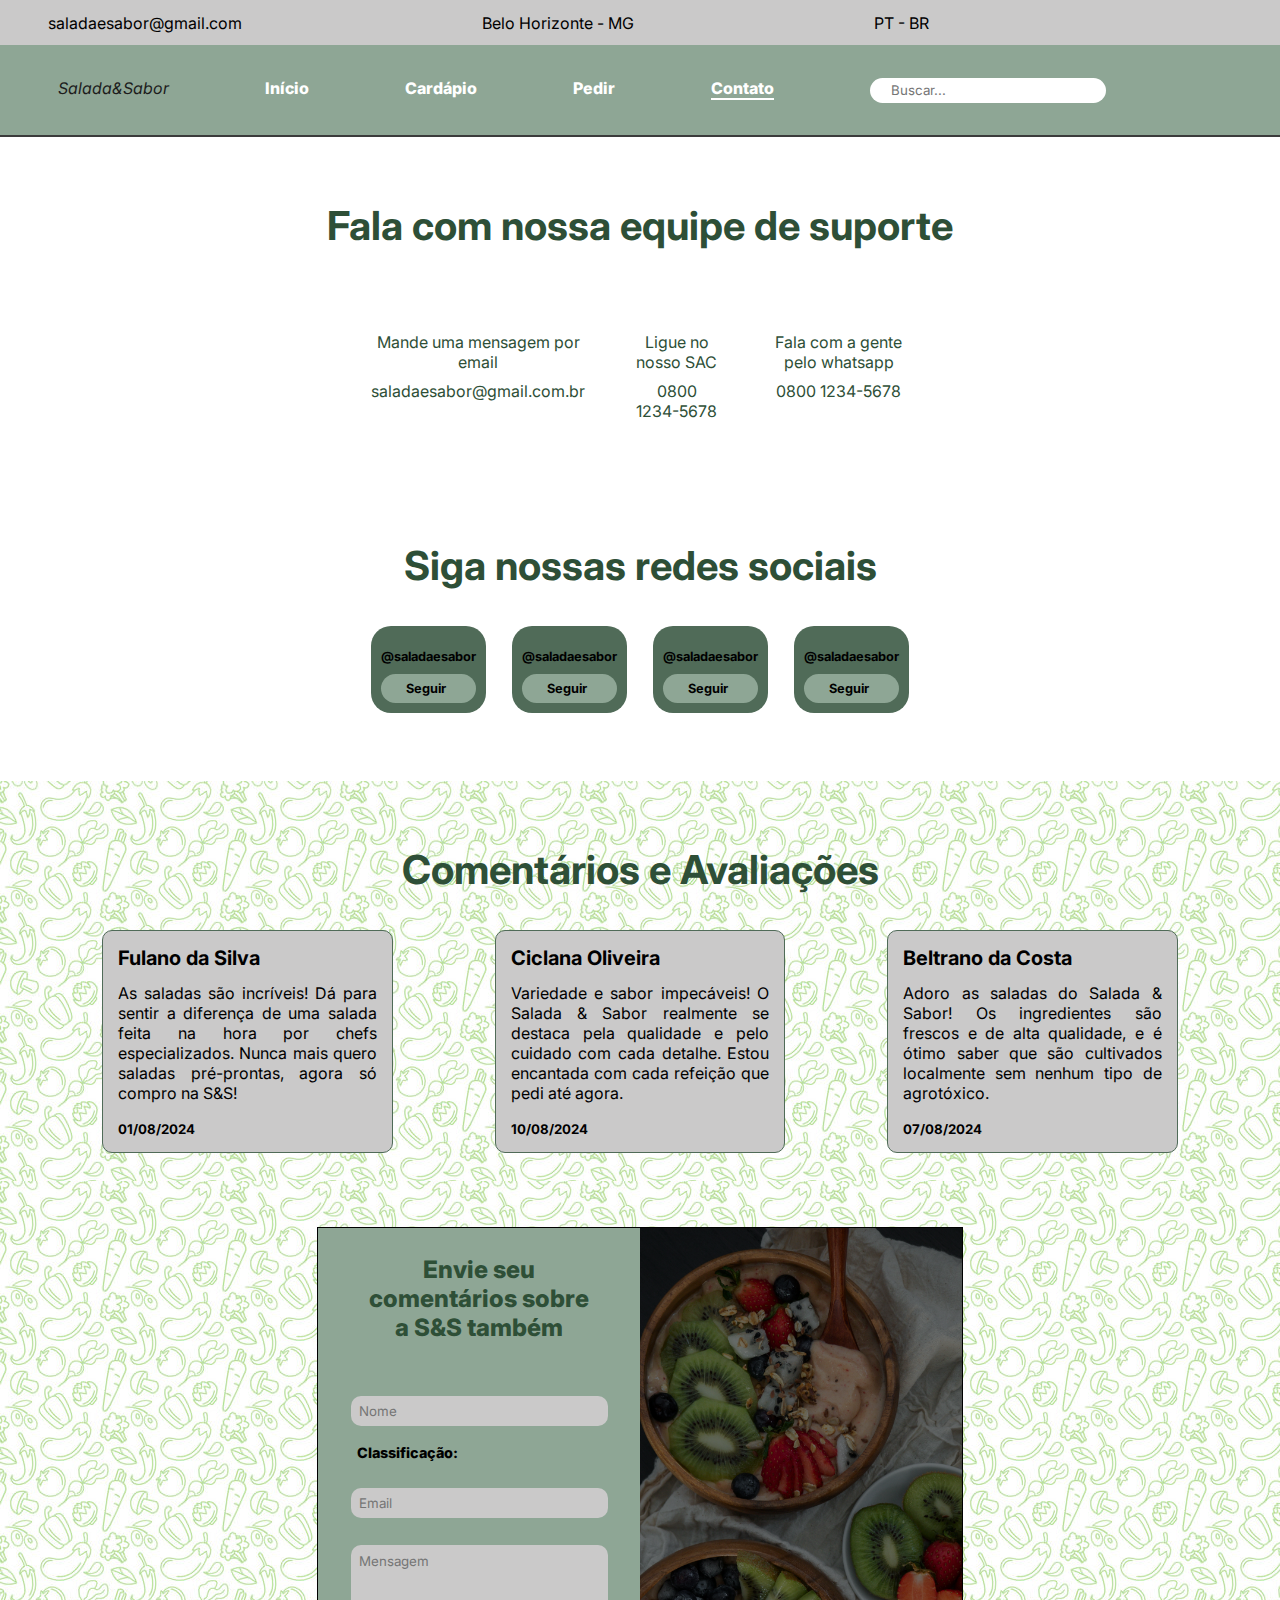
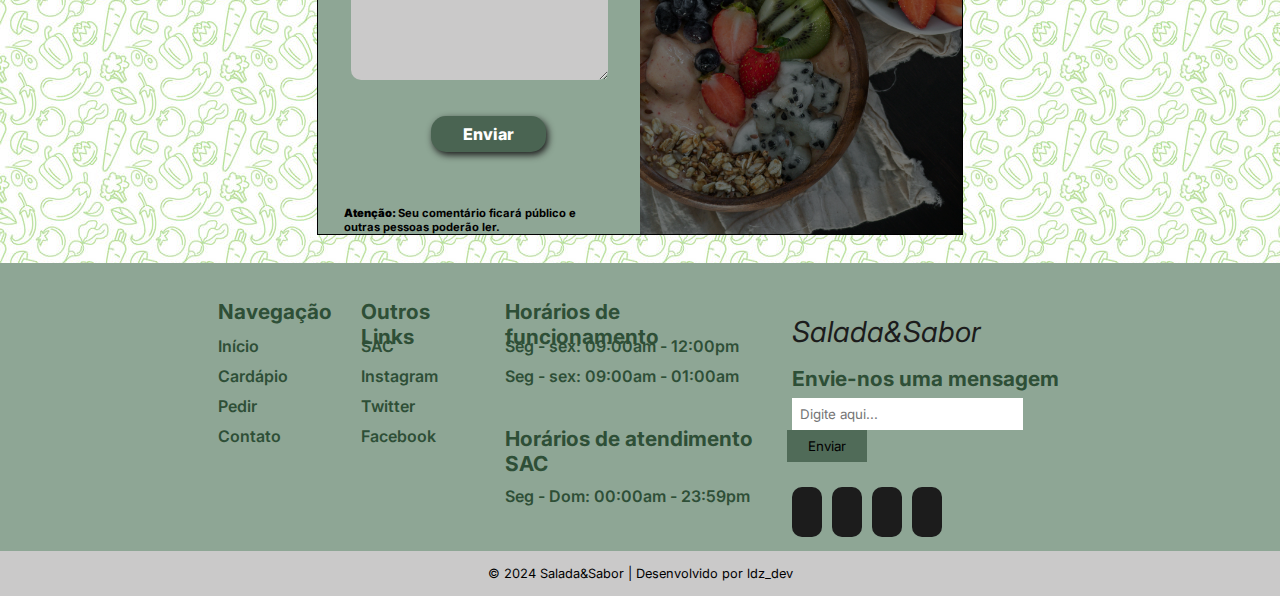
<file: contato.html>
<!DOCTYPE html>
<html lang="PT - br">
<head>
    <meta charset="UTF-8">
    <meta name="viewport" content="width=device-width, initial-scale=1.0">
    <link rel="preconnect" href="https://fonts.googleapis.com">
    <link rel="preconnect" href="https://fonts.gstatic.com" crossorigin>
    <link href="https://fonts.googleapis.com/css2?family=Inter:ital,opsz,wght@0,14..32,100..900;1,14..32,100..900&display=swap" rel="stylesheet">
    <link rel="stylesheet" href="https://cdnjs.cloudflare.com/ajax/libs/font-awesome/6.6.0/css/all.min.css" integrity="sha512-Kc323vGBEqzTmouAECnVceyQqyqdsSiqLQISBL29aUW4U/M7pSPA/gEUZQqv1cwx4OnYxTxve5UMg5GT6L4JJg==" crossorigin="anonymous" referrerpolicy="no-referrer" />
    <link rel="stylesheet" href="contato.css">
    <title>Cadastro | Salada & Sabor</title>
</head>
<body>
    <header>
        <div id="topo_geral">
            <ul>
                <li>saladaesabor@gmail.com</li>
                <li>Belo Horizonte - MG</li>
                <li><i class="fa-solid fa-language"></i> PT - BR</li>
                <li id="social_media_topo_geral">
                    <a href=""><i class="fa-brands fa-facebook"></i></a>
                    <a href=""><i class="fa-brands fa-instagram"></i></a>
                    <a href=""><i class="fa-brands fa-twitter"></i></a>
                    <a href=""><i class="fa-brands fa-snapchat"></i></a>
                </li>
            </ul>
        </div>
       
        <div id="header_nav">
           <ul>
                <li id="logo"><i class="fa-brands fa-envira">Salada&Sabor</i></li>
                <li><a href="index.html">Início</a></li>
                <li><a href="cardapio.html">Cardápio</a></li>
                <li><a href="pedido.html">Pedir</a></li>
                <li id="active_nav"><a href="">Contato</a></li>
                <li><input type="text" placeholder="Buscar..."></li>
                <li class="icons_nav">
                    <a href="login.html"><i class="fa-solid fa-circle-user"></i></a><a href="pedido.html"><i class="fa-solid fa-cart-shopping"></i></a>
                </li>
            </ul>
        </div>

        <div id="traco_preto"></div>
    </header>

    <main>
        <section id="mensagem_suporte">
            <h1>Fala com nossa equipe de suporte</h1>
            <section id="display_mensagem_suporte">
            <div>
                <h2><i class="fa-solid fa-envelope"></i></i></h2>
                <p>Mande uma mensagem por email</p>
                <p>saladaesabor@gmail.com.br</p>
            </div>
            <div>
                <h2><i class="fa-solid fa-phone"></i></h2>
                <p>Ligue no nosso SAC</p>
                <p>0800 1234-5678</p>
            </div>
            <div>
                <h2><i class="fa-brands fa-whatsapp"></i></h2>
                <p>Fala com a gente pelo whatsapp</p>
                <p>0800 1234-5678</p>
            </div>
            </section>
        </section>
        <section>
            <h1>Siga nossas redes sociais</h1>
            <div id="Siga_nos">
                <div class="flex_siga_nos">
                    <h5><i class="fa-brands fa-facebook"></i></h5>
                    <h4>@saladaesabor</h4>
                    <a href="">Seguir <i class="fa-solid fa-arrow-right"></i></a>
                </div>
                <div class="flex_siga_nos">
                    <h5><i class="fa-brands fa-instagram"></i></h5>
                    <h4>@saladaesabor</h4>
                    <a href="">Seguir <i class="fa-solid fa-arrow-right"></i></a>
                </div>
                <div class="flex_siga_nos">
                    <h5><i class="fa-brands fa-twitter"></i></h5>
                    <h4>@saladaesabor</h4>
                    <a href="">Seguir <i class="fa-solid fa-arrow-right"></i></a>
                </div>
                <div class="flex_siga_nos">
                    <h5><i class="fa-brands fa-snapchat"></i></h5>
                    <h4>@saladaesabor</h4>
                    <a href="">Seguir <i class="fa-solid fa-arrow-right"></i></a>
                </div>
            </div>
        </section>
        
        <section class="img_fundoComentario">
            <h1>Comentários e Avaliações</h1>
            <div id="comentarios">
                <div>
                    <h3>Fulano da Silva</h3>
                    <h4><i class="fa-solid fa-star"></i><i class="fa-solid fa-star"></i><i class="fa-solid fa-star"></i><i class="fa-solid fa-star"></i><i class="fa-solid fa-star"></i></h4>
                    <p>As saladas são incríveis! Dá para sentir a diferença de uma salada feita na hora por chefs especializados. Nunca mais quero saladas pré-prontas, agora só compro na S&S!</p>
                    <h5><i class="fa-regular fa-clock"></i> 01/08/2024 <span><i class="fa-regular fa-thumbs-up"></i><i class="fa-regular fa-thumbs-down"></i></span></h5>
                </div>
                <div>
                    <h3>Ciclana Oliveira</h3>
                    <h4><i class="fa-solid fa-star"></i><i class="fa-solid fa-star"></i><i class="fa-solid fa-star"></i><i class="fa-solid fa-star"></i><i class="fa-solid fa-star"></i></h4>
                    <p>Variedade e sabor impecáveis! O Salada & Sabor realmente se destaca pela qualidade e pelo cuidado com cada detalhe. Estou encantada com cada refeição que pedi até agora.</p>
                    <h5><i class="fa-regular fa-clock"></i> 10/08/2024 <span><i class="fa-regular fa-thumbs-up"></i><i class="fa-regular fa-thumbs-down"></i></span></h5>
                </div>
                <div>
                    <h3>Beltrano da Costa</h3>
                    <h4><i class="fa-solid fa-star"></i><i class="fa-solid fa-star"></i><i class="fa-solid fa-star"></i><i class="fa-solid fa-star"></i><i class="fa-solid fa-star"></i></h4>
                    <p>Adoro as saladas do Salada & Sabor! Os ingredientes são frescos e de alta qualidade, e é ótimo saber que são cultivados localmente sem nenhum tipo de agrotóxico.</p>
                    <h5><i class="fa-regular fa-clock"></i> 07/08/2024 <span><i class="fa-regular fa-thumbs-up"></i><i class="fa-regular fa-thumbs-down"></i></span></h5>
                </div>
            </div>
        </section>
        <section class="img_fundoComentario">
            <div id="grid_comentários">
                <div id="form_comentario">
                    <h2>Envie seu comentários sobre a S&S também</h2>
                    <form action="">
                        <input type="text" placeholder="Nome"><br>
                        
                        <h3><p>Classificação:</p><i class="fa-regular fa-star"></i><i class="fa-regular fa-star"></i><i class="fa-regular fa-star"></i><i class="fa-regular fa-star"></i><i class="fa-regular fa-star"></i></h3>
                        <input type="text" placeholder="Email"><br>
                        <textarea name="" id="input_maior" placeholder="Mensagem"></textarea>
                        <button id="comentario_button">Enviar</button>
                    </form>
                    <h5><span><i class="fa-solid fa-circle-exclamation"></i>  Atenção: </span> Seu comentário ficará público e outras pessoas poderão ler.</h5>
                </div>
                <div><img src="vicky-ng-3Bi1n4dKMUo-unsplash.jpg" alt=""></div>
            </div>
        </section>
    </main>

    <footer>
        <div id="grid_rodape">
            <div class="titulos_rodape">Navegação</div>
            <div class="titulos_rodape">Outros Links</div>
            <div class="titulos_rodape">Horários de funcionamento</div>
            <div id="logo2"><i class="fa-brands fa-envira">Salada&Sabor</i></div>
            <div class="Rodape_navegacao">
                <a href="">Início</a>
                <a href="">Cardápio</a>
                <a href="">Pedir</a>
                <a href="">Contato</a>
            </div>
            <div class="Rodape_navegacao">
                <a href="">SAC</a>
                <a href="">Instagram</a>
                <a href="">Twitter</a>
                <a href="">Facebook</a>
            </div>
            <div class="rodape_horarios">
                <p>Seg - sex: 09:00am - 12:00pm</p>
                <p>Seg - sex: 09:00am - 01:00am</p>
                <div class="titulos_rodape2">Horários de atendimento SAC</div>
                <p>Seg - Dom: 00:00am - 23:59pm</p>
            </div>
            <div>
                <div class="titulos_rodape2">Envie-nos uma mensagem</div>
                <div id="rodape_mensagem">
                    <input type="text" placeholder="Digite aqui...">
                    <input id="btn_mnsg" type="button" value="Enviar">
                </div>
                <div id="social_media_rodape">
                    <a href=""><i class="fa-brands fa-facebook"></i></a>
                    <a href=""><i class="fa-brands fa-instagram"></i></a>
                    <a href=""><i class="fa-brands fa-twitter"></i></a>
                    <a href=""><i class="fa-brands fa-snapchat"></i></a>
                </div>
            </div>
        </div>
    </footer>
    <div id="fim">© 2024 Salada&Sabor | Desenvolvido por ldz_dev</div>
</body>
</html>
</file>
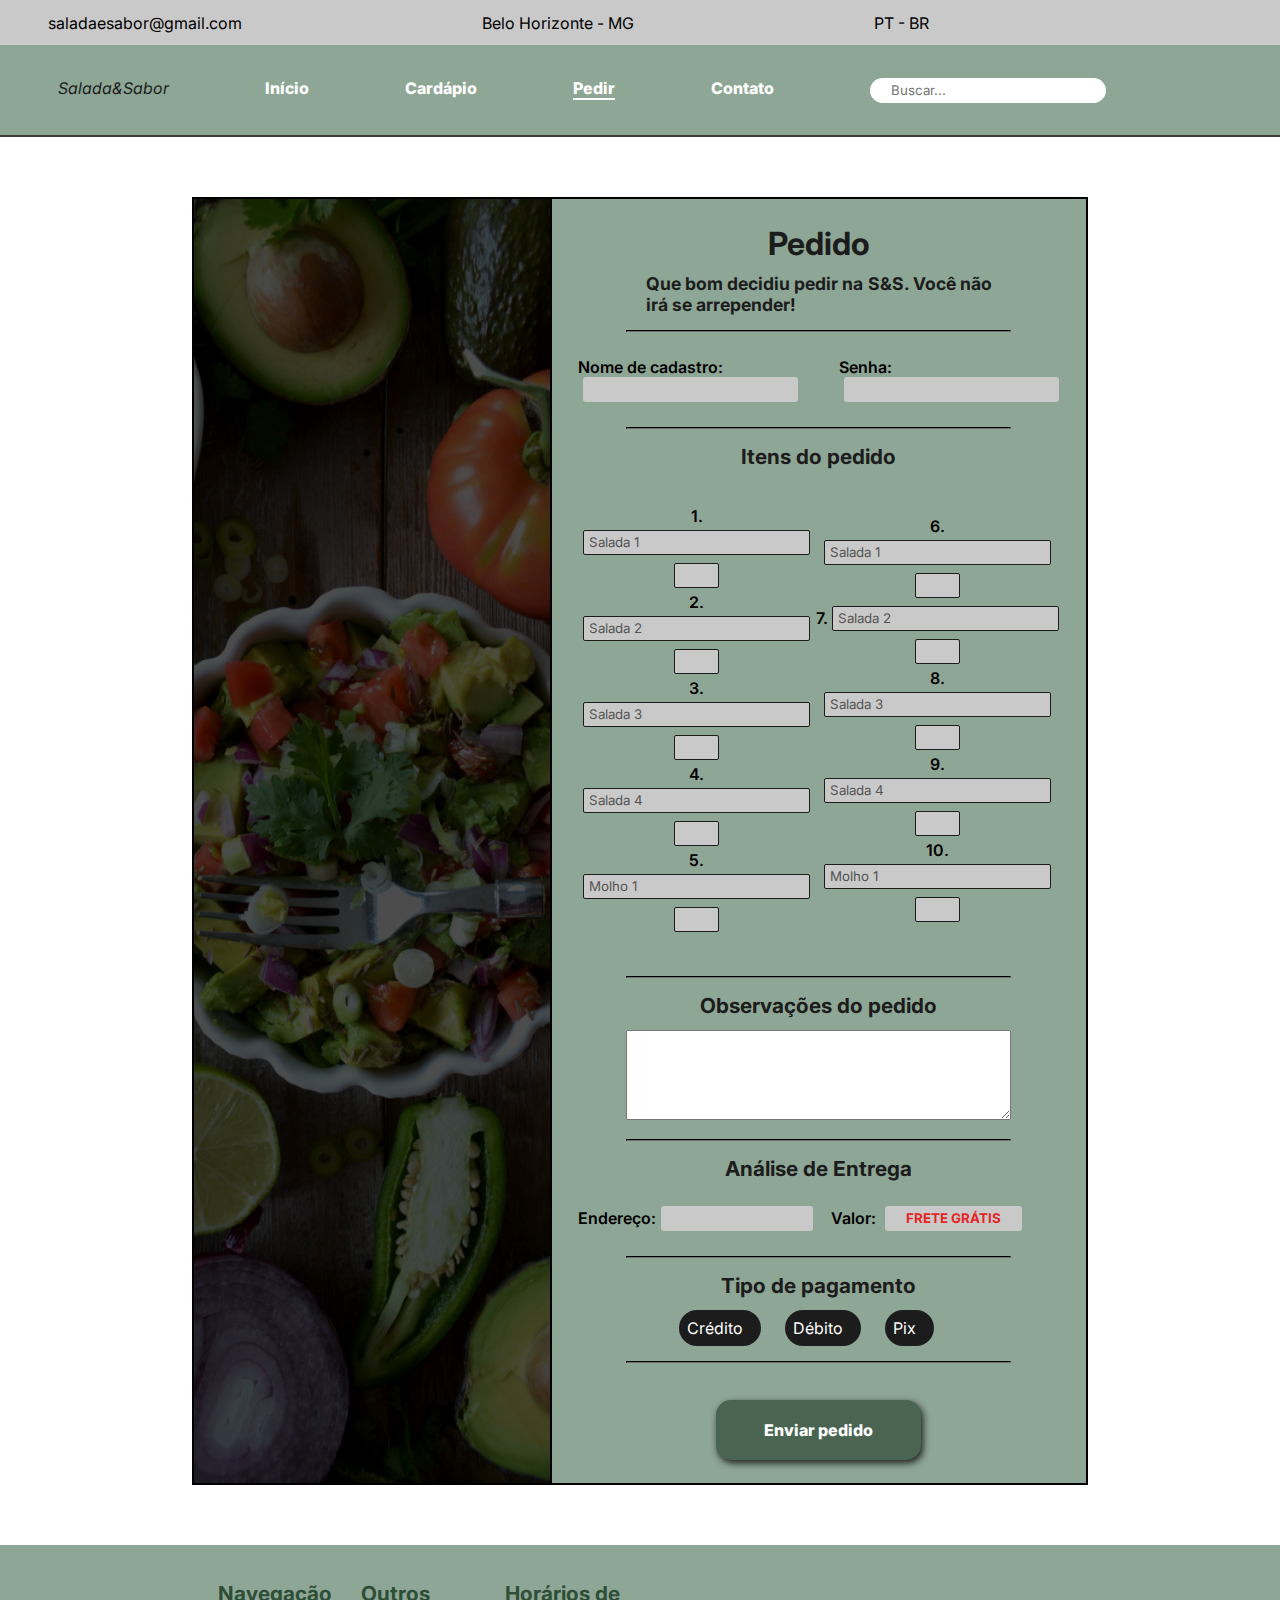
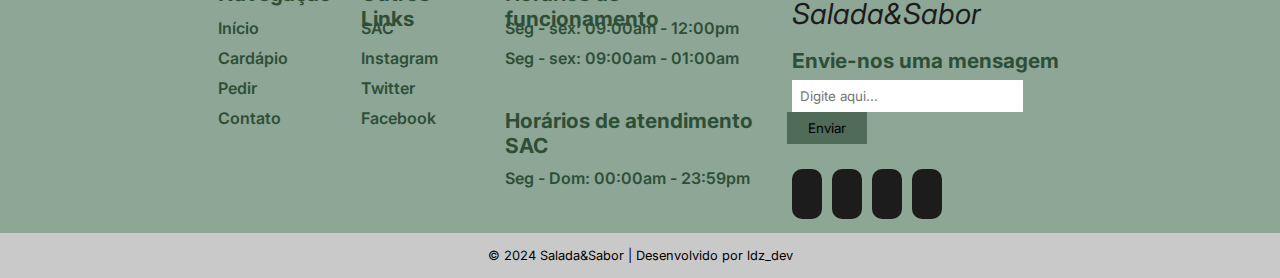
<file: pedido.html>
<!DOCTYPE html>
<html lang="PT - br">
<head>
    <meta charset="UTF-8">
    <meta name="viewport" content="width=device-width, initial-scale=1.0">
    <link rel="preconnect" href="https://fonts.googleapis.com">
    <link rel="preconnect" href="https://fonts.gstatic.com" crossorigin>
    <link href="https://fonts.googleapis.com/css2?family=Inter:ital,opsz,wght@0,14..32,100..900;1,14..32,100..900&display=swap" rel="stylesheet">
    <link rel="stylesheet" href="https://cdnjs.cloudflare.com/ajax/libs/font-awesome/6.6.0/css/all.min.css" integrity="sha512-Kc323vGBEqzTmouAECnVceyQqyqdsSiqLQISBL29aUW4U/M7pSPA/gEUZQqv1cwx4OnYxTxve5UMg5GT6L4JJg==" crossorigin="anonymous" referrerpolicy="no-referrer" />
    <link rel="stylesheet" href="pedido.css">
    <title>Cadastro | Salada & Sabor</title>
</head>
<body>
    <header>
        <div id="topo_geral">
            <ul>
                <li>saladaesabor@gmail.com</li>
                <li>Belo Horizonte - MG</li>
                <li><i class="fa-solid fa-language"></i> PT - BR</li>
                <li id="social_media_topo_geral">
                    <a href=""><i class="fa-brands fa-facebook"></i></a>
                    <a href=""><i class="fa-brands fa-instagram"></i></a>
                    <a href=""><i class="fa-brands fa-twitter"></i></a>
                    <a href=""><i class="fa-brands fa-snapchat"></i></a>
                </li>
            </ul>
        </div>
       
        <div id="header_nav">
           <ul>
                <li id="logo"><i class="fa-brands fa-envira">Salada&Sabor</i></li>
                <li><a href="index.html">Início</a></li>
                <li><a href="cardapio.html">Cardápio</a></li>
                <li id="active_nav"><a href="pedido.html">Pedir</a></li>
                <li><a href="contato.html">Contato</a></li>
                <li><input type="search" placeholder="Buscar..."></li>
                <li class="icons_nav">
                    <a href="login.html"><i class="fa-solid fa-circle-user"></i></a><a href="pedido.html"><i class="fa-solid fa-cart-shopping"></i></a>
                </li>
            </ul>
        </div>

        <div id="traco_preto"></div>
    </header>

    <main>
        <section id="box_pedido">
            <div id="img_pedido"><img src="nadine-primeau-KD3XqquHlcc-unsplash.jpg" alt=""></div>
            <div id="parte_box_pedido">
                <h1>Pedido</h1>
                
                <h2>Que bom decidiu pedir na S&S. Você não irá se arrepender!</h2>
                <hr>                
                <form action="" id="form_pedido">    
                    <div id="conta">                
                        <div>Nome de cadastro:<input type="text"></div>
                        <div>Senha:<input type="password"></div>
                    </div>
                    <hr>
                    <h3>Itens do pedido</h3>
                <div id="display_itens">
                    <div id="itens_do_pedido">
                        1. <input type="text" value="Salada 1" disabled><input type="number" class="qnt_item"><br>
                        2. <input type="text" value="Salada 2" disabled><input type="number" class="qnt_item"><br>
                        3. <input type="text" value="Salada 3" disabled><input type="number" class="qnt_item"><br>
                        4. <input type="text" value="Salada 4" disabled><input type="number" class="qnt_item"><br>
                        5. <input type="text" value="Molho 1" disabled><input type="number" class="qnt_item"><br>
                    </div>
                    <div id="itens_do_pedido">
                        6. <input type="text" value="Salada 1" disabled><input type="number" class="qnt_item"><br>
                        7. <input type="text" value="Salada 2" disabled><input type="number" class="qnt_item"><br>
                        8. <input type="text" value="Salada 3" disabled><input type="number" class="qnt_item"><br>
                        9. <input type="text" value="Salada 4" disabled><input type="number" class="qnt_item"><br>
                        10. <input type="text" value="Molho 1" disabled><input type="number" class="qnt_item"><br>
                    </div>
                </div>
                    <hr>
                    <h3>Observações do pedido</h3>
                    <textarea name="" id=""></textarea>
                    <hr>
                    <h3>Análise de Entrega</h3>
                    <div id="frete">
                        <div>Endereço:<input type="text"></div>
                        <div id="valor_frete">Valor: <input type="text" value="FRETE GRÁTIS" disabled></div>
                    </div>
                    <hr>
                    <div>
                        <h3>Tipo de pagamento</h3>
                        <div id="flex_pagamento">
                        <a> Crédito <i class="fa-regular fa-credit-card"></i></a>
                        <a> Débito <i class="fa-solid fa-credit-card"></i></a>
                        <a> Pix <i class="fa-brands fa-pix"></i></a>
                        </div>
                    </div>
                    <hr>
                    <div id="btn"><input id="btn_fazer_pedido" type="button" value="Enviar pedido" href="#"></div>
                </form>
            </div>
        </section>
    </main>

    <footer>
        <div id="grid_rodape">
            <div class="titulos_rodape">Navegação</div>
            <div class="titulos_rodape">Outros Links</div>
            <div class="titulos_rodape">Horários de funcionamento</div>
            <div id="logo2"><i class="fa-brands fa-envira">Salada&Sabor</i></div>
            <div class="Rodape_navegacao">
                <a href="">Início</a>
                <a href="">Cardápio</a>
                <a href="">Pedir</a>
                <a href="">Contato</a>
            </div>
            <div class="Rodape_navegacao">
                <a href="">SAC</a>
                <a href="">Instagram</a>
                <a href="">Twitter</a>
                <a href="">Facebook</a>
            </div>
            <div class="rodape_horarios">
                <p>Seg - sex: 09:00am - 12:00pm</p>
                <p>Seg - sex: 09:00am - 01:00am</p>
                <div class="titulos_rodape2">Horários de atendimento SAC</div>
                <p>Seg - Dom: 00:00am - 23:59pm</p>
            </div>
            <div>
                <div class="titulos_rodape2">Envie-nos uma mensagem</div>
                <div id="rodape_mensagem">
                    <input type="text" placeholder="Digite aqui...">
                    <input id="btn_mnsg" type="button" value="Enviar">
                </div>
                <div id="social_media_rodape">
                    <a href=""><i class="fa-brands fa-facebook"></i></a>
                    <a href=""><i class="fa-brands fa-instagram"></i></a>
                    <a href=""><i class="fa-brands fa-twitter"></i></a>
                    <a href=""><i class="fa-brands fa-snapchat"></i></a>
                </div>
            </div>
        </div>
    </footer>
    <div id="fim">© 2024 Salada&Sabor | Desenvolvido por ldz_dev</div>
</body>
</html>
</file>
<file: contato.css>
*{
    margin: 0;
    padding: 0;
    box-sizing: border-box;
    font-family: "Inter", sans-serif;
}

a{
    text-decoration: none;
    color: #000000;
}

body{
    background-color: #fff
}

section{
    padding: 28px 8%;
}

ul{
    list-style: none;
}


#topo_geral{
    background-color: #cac9c9;
    height: 5vh;
    display: flex;
    align-items: center;
    justify-content: space-between;
}


#topo_geral ul{
    gap: 15rem;
    display: flex;
    justify-content: center;
    width: 100%;
}


#social_media_topo_geral a{
    margin-right: 1rem;
}


#header_nav{
    background-color: #8EA695;
    width: 100%;
    height: 10vh;
    display: flex;
    align-items: center;
    justify-content: space-between;
    padding: 28px 8%;
}

#header_nav a{
    color: #fff;
    font-weight: 800;
}

#active_nav a{
    border-bottom: #fff 2px solid;
}

#header_nav input{
    border: none;
    border-radius: 20px;
    height: 25px;
    padding-left: 10%;
}

.icons_nav a{
    color: #000000;
    margin-right: 1.3rem;
    font-size: 1.3rem;
}

#header_nav ul{
    gap: 6rem;
    display: flex;
    justify-content: center;
    width: 100%;
}

#logo{
    color: #1c1c1c;
}

#traco_preto{
    width: 100%;
    height: 1.5px;
    background-color: #3b3b3b;
}

footer{
    background-color: #8EA695;
}

#grid_rodape{
    margin-inline: 17%;
    display: flex;
    justify-content: center;
    padding-block: 4vh;
    display: grid;
    column-gap: 2%;
    grid-template-rows: 3vh 21Vh;
    grid-template-columns: 15% 15% 32% 32%;
}

.Rodape_navegacao{
    display: flex;
    flex-direction: column;
}

.Rodape_navegacao a{
    color: #2E4F37;
    margin-top: 10px;
    font-weight: 600;
}

.titulos_rodape{
    color: #2E4F37;
    font-weight: 700;
    font-size: 1.3rem;
}

.rodape_horarios p{
    color: #2E4F37;
    margin-top: 10px;
    font-weight: 600;
}

.titulos_rodape2{
    color: #2E4F37;
    font-weight: 700;
    font-size: 1.3rem;
    margin-top: 40px;
}

#logo2{
    color: #1c1c1c;
    font-size: 1.8rem;
    margin-top: 15px;
}

#rodape_mensagem{
    margin-top: 7px;
}

#rodape_mensagem input{
    padding: 8px;
    border: none;
}

#btn_mnsg{
    background-color: #506b58;
    border: none;
    padding: 8px;
    margin-left: -5px;
    width: 80px;
    cursor: pointer;
}

#social_media_rodape{
    margin-top: 40px;
}

#social_media_rodape a{
    background-color: #1c1c1c;
    color: #fff;
    padding: 15px;
    border-radius: 10px;
    margin-right: 10px;
}

#fim{
    height: 5vh;
    display: flex;
    justify-content: center;
    align-items: center;
    font-size: 0.8rem;
    background-color: #cac9c9;
}

#mensagem_suporte{
    text-align: center;
}

#display_mensagem_suporte{
    display: flex;
    gap: 9%;
    margin-inline: 17%;
}

h1{
    color: #2E4F37;
    font-size: 2.5rem;
    margin-block: 4vh;
    text-align: center;
}

#mensagem_suporte h2{
    color: #506b58;
    font-size: 3rem;
    margin-bottom: 2vh;
}

#mensagem_suporte div{
    text-align: center;
}

#mensagem_suporte p{
    color: #2E4F37;
    font-size: 1rem;
    margin-top: 1vh;
}

#Siga_nos{
    display: flex;
    justify-content: space-between;
    align-items: center;
    width: 50%;
    margin-inline: 25%;
    align-items: center;
}

#Siga_nos h5{
    font-size: 4rem;
    text-align: center;
    margin-bottom: 1.5vh;
}

.flex_siga_nos{
    display: flex;
    flex-direction: column;
    background-color: #506b58;
    padding: 10px;
    border-radius: 20px;
    margin-bottom: 40px;
    transition: .5s;
}

.flex_siga_nos:hover{
    transform: scale(120%);
}

#Siga_nos a{
    font-size: 0.8rem;
    font-weight: 700;
    background-color: #8EA695;
    padding: 7px;
    border-radius: 20px;
    text-align: center;
}

#Siga_nos a:hover{
    transform: scale(110%);
}

#Siga_nos h4{
    font-size: 0.8rem;
    margin-bottom: 0.6rem;
}

#Siga_nos a i{
    margin-left: 5px;
}

#comentarios{
    display: flex;
    justify-content: space-between;
}

#comentarios div{
    width: 27%;
    background-color: #cac9c9;
    padding: 15px;
    border-radius: 10px;
    transition: 1s;
    border: #506b58 solid 0.5px;
}

#comentarios div:hover{
    transform: scale(120%);
}

#comentarios h3{
    font-size: 1.25rem;
    font-weight: 700;
    margin-bottom: 1vh;
}

#comentarios h4{
    font-size: 0.8rem;
    margin-bottom: 1.5vh;
}

#comentarios p{
    font-size: 1rem;
    text-align: justify;
    margin-bottom: 2vh;
}

#comentarios h5 span{
    display: flex;
    justify-content: end;
    gap: 15px;
}

#grid_comentários{
    display: grid;
    grid-template-columns: 50% 50%;
    grid-template-rows: auto;
    margin-inline: 20%;
    border: #000000 1px solid;
    margin-top: 2vh;
}

#grid_comentários img{
    object-fit: cover;
    width: 100%;
    height: 100%;
    filter: brightness(50%);
}

#form_comentario{
    background-color: #8EA695;
}

#form_comentario h2{
    color: #2E4F37;
    font-size: 1.5rem;
    margin-block: 3vh;
    font-weight: 800;
    margin-inline: 15%;
    text-align: center;
}

#form_comentario input{
    margin-top: 3vh;
    background-color: #cac9c9;
    border: none;
    padding-left: 8px;
    height: 30px;
    width: 80%;
    margin-inline: 10%;
    border-radius: 10px;
}

#form_comentario h3{
    font-size: 0.9rem;
    margin-top: 2vh;
    margin-inline: 12%;
    display: flex;
}

#form_comentario p{
    font-size: 0.9rem;
    font-weight: 800;
    margin-right: 5%;
}

#comentario_button{
    border: none;
    background-color: #4a6452;
    color: #fff;
    padding-inline: 10%;
    border-radius: 15px;
    font-size: 1rem;
    font-weight: 800;
    margin-top: 3.5vh;
    margin-bottom: 2vh;
    cursor: pointer;
    height: 4vh;
    margin-inline: 35%;
    box-shadow: 2px 3px 7px 0px #1c1c1c;
}

#input_maior{
    height: 15vh;
    margin-top: 3vh;
    background-color: #cac9c9;
    border: none;
    padding-left: 8px;
    padding-top: 8px;
    width: 80%;
    margin-inline: 10%;
    border-radius: 10px;
}

#form_comentario h5{
    font-size: 0.7rem;
    margin-top: 4vh;
    margin-inline: 8%;
}

#form_comentario h5 span{
    font-weight: 900;
}

.img_fundoComentario{
    background-image: url(360_F_135628942_wAZhAFbDfQpTI533KoCSG3Vq9YfuSA8F.jpg);
}
</file>
<file: pedido.css>
*{
    margin: 0;
    padding: 0;
    box-sizing: border-box;
    font-family: "Inter", sans-serif;
}

a{
    text-decoration: none;
    color: #000000;
}

body{
    background-color: #fff
}

section{
    padding: 28px 8%;
}

ul{
    list-style: none;
}


#topo_geral{
    background-color: #cac9c9;
    height: 5vh;
    display: flex;
    align-items: center;
    justify-content: space-between;
}


#topo_geral ul{
    gap: 15rem;
    display: flex;
    justify-content: center;
    width: 100%;
}


#social_media_topo_geral a{
    margin-right: 1rem;
}


#header_nav{
    background-color: #8EA695;
    width: 100%;
    height: 10vh;
    display: flex;
    align-items: center;
    justify-content: space-between;
    padding: 28px 8%;
}

#header_nav a{
    color: #fff;
    font-weight: 800;
}

#active_nav a{
    border-bottom: #fff 2px solid;
}

#header_nav input{
    border: none;
    border-radius: 20px;
    height: 25px;
    padding-left: 10%;
}

.icons_nav a{
    color: #000000;
    margin-right: 1.3rem;
    font-size: 1.3rem;
}

#header_nav ul{
    gap: 6rem;
    display: flex;
    justify-content: center;
    width: 100%;
}

#logo{
    color: #1c1c1c;
}

#traco_preto{
    width: 100%;
    height: 1.5px;
    background-color: #3b3b3b;
}

footer{
    background-color: #8EA695;
}

#grid_rodape{
    margin-inline: 17%;
    display: flex;
    justify-content: center;
    padding-block: 4vh;
    display: grid;
    column-gap: 2%;
    grid-template-rows: 3vh 21Vh;
    grid-template-columns: 15% 15% 32% 32%;
}

.Rodape_navegacao{
    display: flex;
    flex-direction: column;
}

.Rodape_navegacao a{
    color: #2E4F37;
    margin-top: 10px;
    font-weight: 600;
}

.titulos_rodape{
    color: #2E4F37;
    font-weight: 700;
    font-size: 1.3rem;
}

.rodape_horarios p{
    color: #2E4F37;
    margin-top: 10px;
    font-weight: 600;
}

.titulos_rodape2{
    color: #2E4F37;
    font-weight: 700;
    font-size: 1.3rem;
    margin-top: 40px;
}

#logo2{
    color: #1c1c1c;
    font-size: 1.8rem;
    margin-top: 15px;
}

#rodape_mensagem{
    margin-top: 7px;
}

#rodape_mensagem input{
    padding: 8px;
    border: none;
}

#btn_mnsg{
    background-color: #506b58;
    border: none;
    padding: 8px;
    margin-left: -5px;
    width: 80px;
    cursor: pointer;
}

#social_media_rodape{
    margin-top: 40px;
}

#social_media_rodape a{
    background-color: #1c1c1c;
    color: #fff;
    padding: 15px;
    border-radius: 10px;
    margin-right: 10px;
}

#fim{
    height: 5vh;
    display: flex;
    justify-content: center;
    align-items: center;
    font-size: 0.8rem;
    background-color: #cac9c9;
}



#img_pedido img{
    object-fit: cover;
    width: 100%;
    height: 100%;    
    filter: brightness(30%);
}

#box_pedido{
    display: grid;
    margin-block: 60px;
    padding: 0;
    border: 1px black solid;
    margin-inline: 15%;
    grid-template-columns: 40% 60%;
}

#box_pedido>div{
    border: solid black 1px;
}

#parte_box_pedido{
    padding-inline: 5%;
    background-color: #8EA695;
}

hr{
    width: 80%;
    margin-inline: 10%;
    margin-block: 15px;
    border-color: #1c1c1c;
}

h1{
    font-size: 2rem;
    color: #1c1c1c;
    text-align: center;
    margin-top: 25px;
}

h2{
    font-size: 1.1rem;
    margin-inline: 14%;
    text-align: justify;
    color: #1c1c1c;
    margin-top: 10px;
}

h3{
    font-size: 1.3rem;
    text-align: center;
    color: #1c1c1c;
    margin-block: 12px;
    font-weight: 700;
}

#btn{
    text-align: center;
}

#btn_fazer_pedido{
    border: none;
    background-color: #4a6452;
    color: #fff;
    padding-inline: 10%;
    height: 60px;
    border-radius: 15px;
    font-size: 1rem;
    font-weight: 800;
    margin-block: 2.5vh;
    cursor: pointer;
    box-shadow: 2px 3px 7px 0px #1c1c1c;
}
    
#btn_fazer_pedido:hover{
    background-color: #3c5c45;
}

#flex_pagamento{
    display: flex;
    justify-content: center;    
    margin-top: 7px;
}

#flex_pagamento i{
    margin-inline: 5px;
}

#flex_pagamento a{
    color: #fff;
    padding: 8px;
    margin-right: 5%;
    border-radius: 20px;
    cursor: pointer;
    background-color: #1c1c1c;
}

#conta{
    margin-block: 25px;
    font-size: 1rem;
    font-weight: 600;
    display: flex;
    justify-content: space-evenly;
}

#conta input{
    margin-left: 5px;
    border-radius: 3px;
    height: 25px;
    background-color: #cac9c9;
    border: none;
}

#itens_do_pedido{
    margin-block: 25px;
    font-size: 1rem;
    font-weight: 600;
    text-align: center;
}

#itens_do_pedido input{
    border-radius: 2px;  
    margin-block: 4px;  
    padding: 5px;
    height: 25px;
    background-color: #cac9c9;
    border: 1px #1c1c1c solid;
}

.qnt_item{
    width: 45px;
    padding: 5px;
}

textarea{
    margin-inline: 10%;
    height: 90px;
    width: 80%;
}

#frete{
    margin-block: 25px;
    font-size: 1rem;
    font-weight: 600;
    display: flex;
    justify-content: space-evenly;
}

#frete input{
    margin-left: 5px;
    border-radius: 3px;
    height: 25px;
    background-color: #cac9c9;
    border: none;
    width: 60%;
}

#valor_frete input{
    text-align: center;
    color: #e62424;
    font-weight: 700;
}

#display_itens{
    display: flex;
    align-items: center;
    justify-content: space-evenly;
}
</file>
